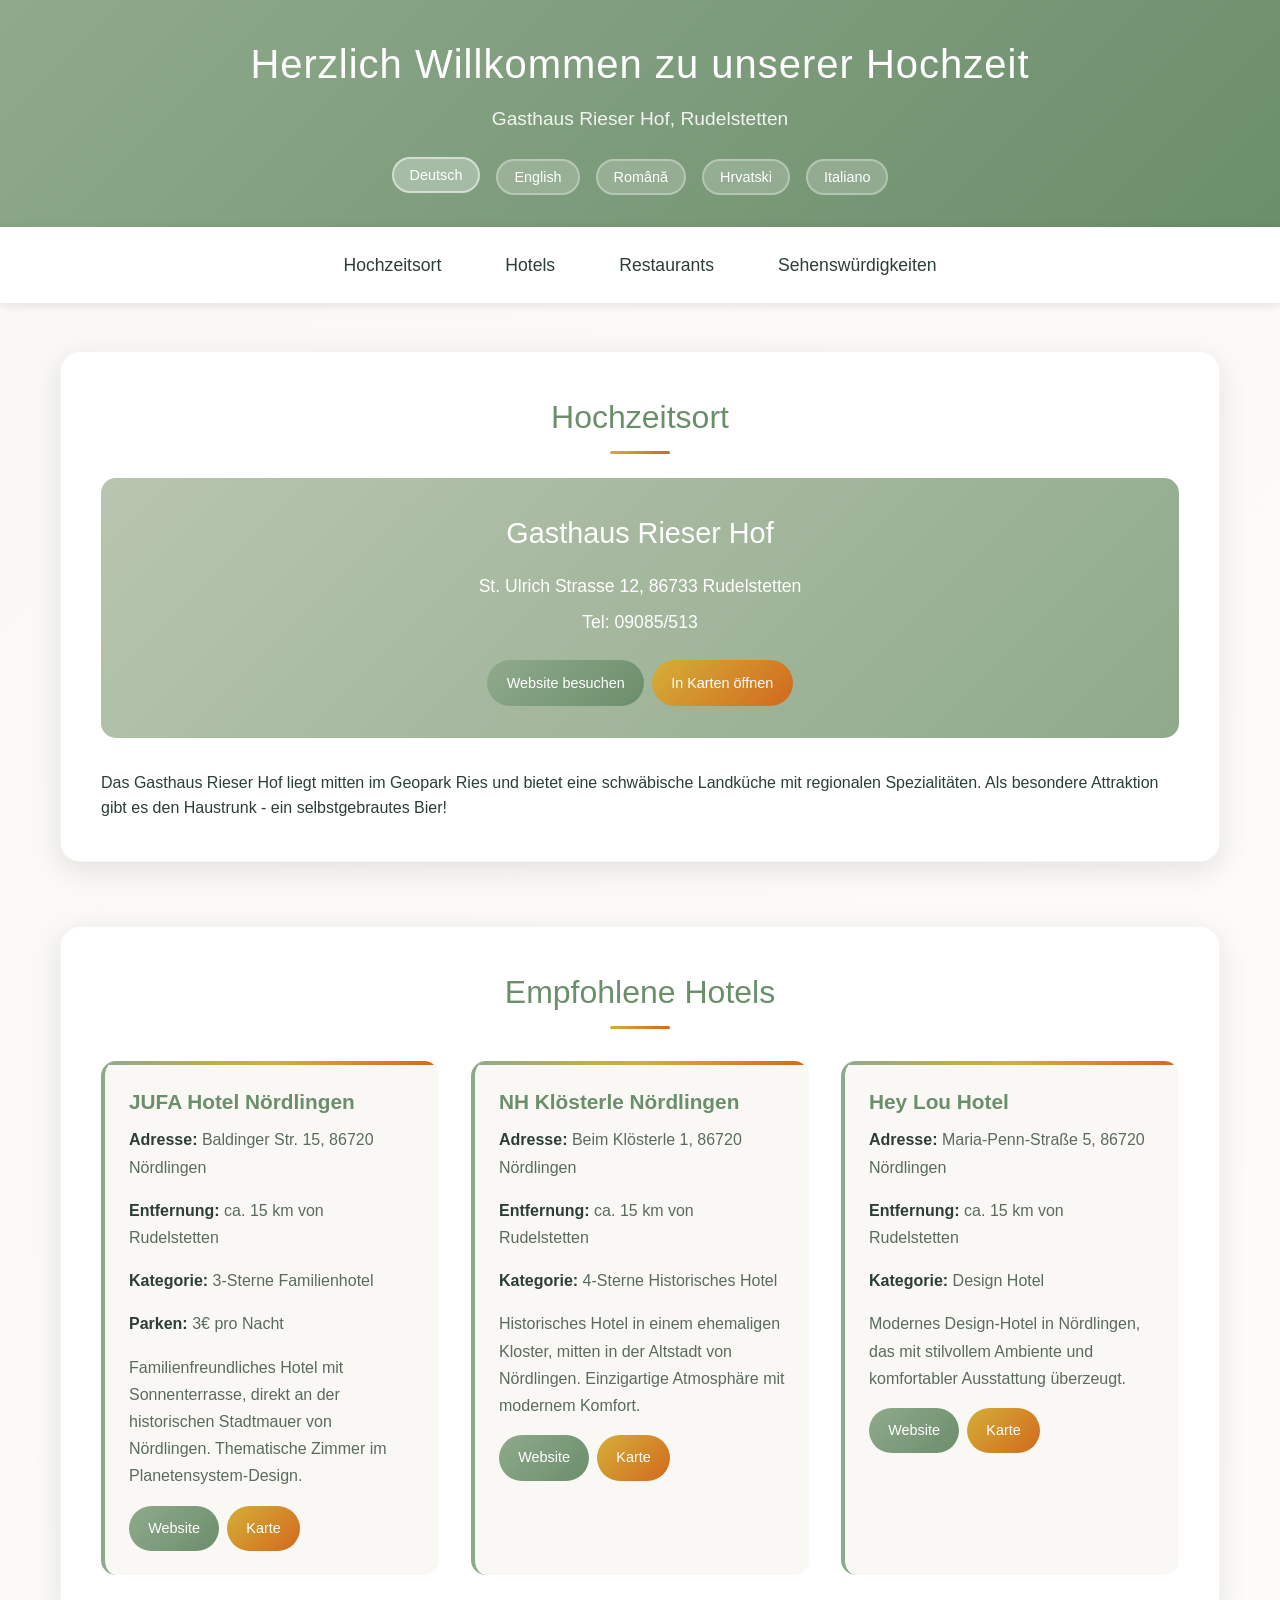
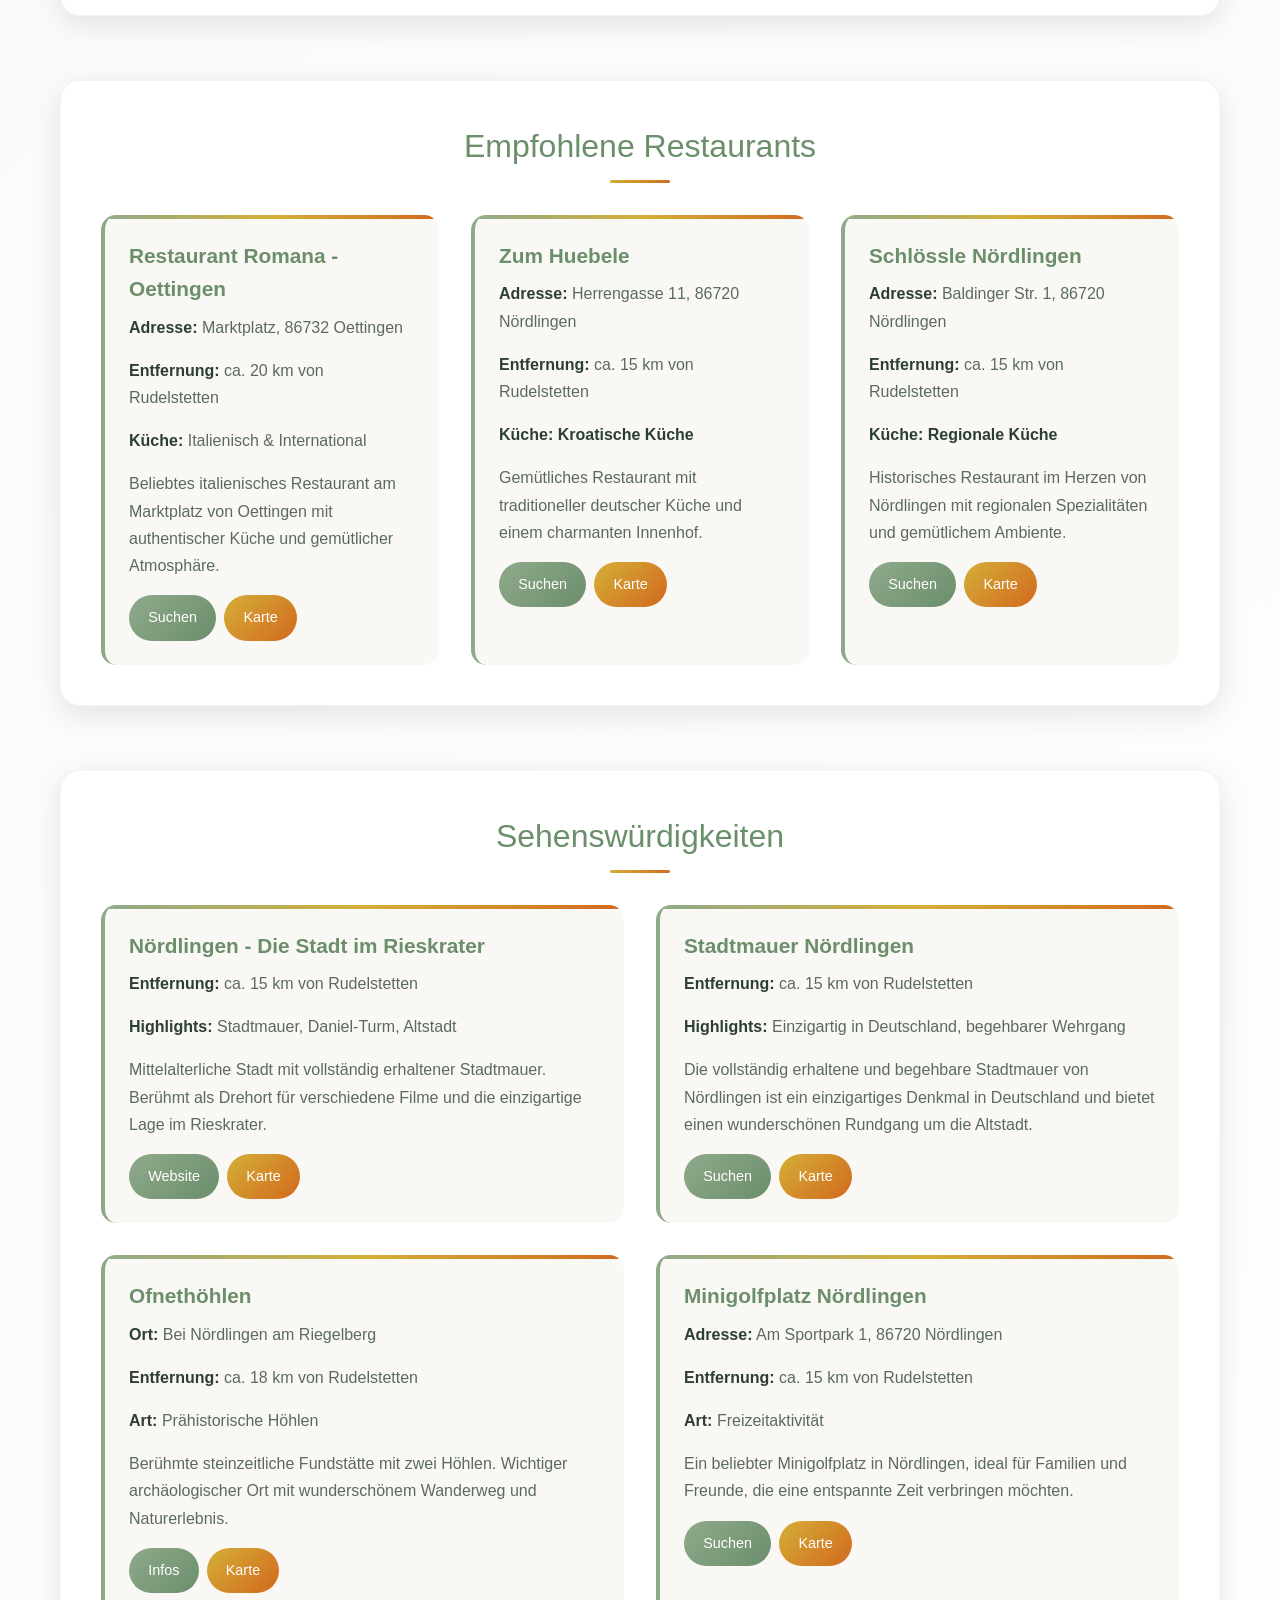
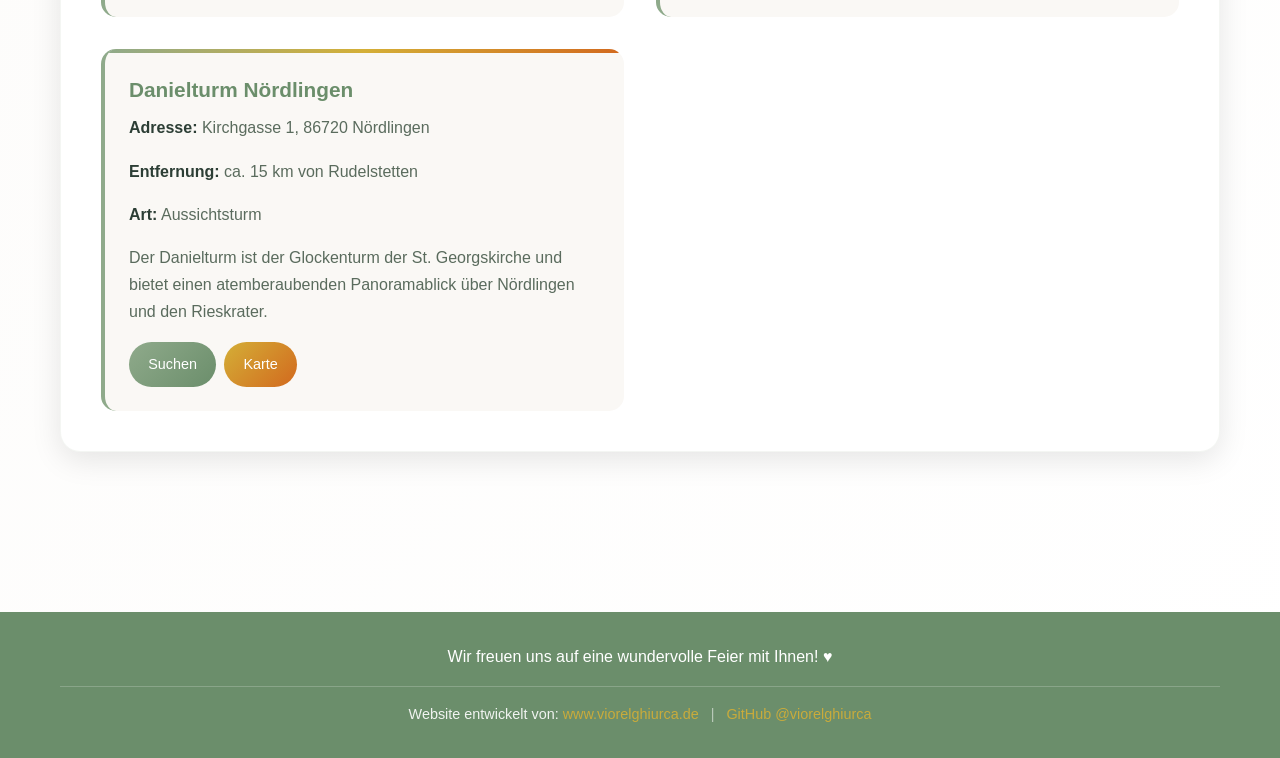
<file: index.html>
<!DOCTYPE html>
<html lang="de">
<head>
    <meta charset="UTF-8">
    <meta name="viewport" content="width=device-width, initial-scale=1.0">
    <title>Hochzeit - Gasthaus Rieser Hof</title>
    <style>
        * {
            margin: 0;
            padding: 0;
            box-sizing: border-box;
        }

        :root {
            --eucalyptus-light: #b8c5b0;
            --eucalyptus-main: #8faa8b;
            --eucalyptus-dark: #6b8e6b;
            --autumn-gold: #d4af37;
            --autumn-orange: #d2691e;
            --autumn-red: #a0522d;
            --white: #ffffff;
            --cream: #faf8f5;
            --text-dark: #2c3e35;
            --text-light: #5a6b5d;
        }

        body {
            font-family: -apple-system, BlinkMacSystemFont, 'Segoe UI', Roboto, 'Helvetica Neue', Arial, sans-serif;
            line-height: 1.6;
            color: var(--text-dark);
            background: linear-gradient(135deg, var(--cream) 0%, var(--white) 100%);
            min-height: 100vh;
        }

        .container {
            max-width: 1200px;
            margin: 0 auto;
            padding: 0 20px;
        }

        /* Header */
        .header {
            background: linear-gradient(135deg, var(--eucalyptus-main) 0%, var(--eucalyptus-dark) 100%);
            color: white;
            padding: 2rem 0;
            text-align: center;
            box-shadow: 0 4px 20px rgba(0,0,0,0.1);
        }

        .header h1 {
            font-size: 2.5rem;
            font-weight: 300;
            margin-bottom: 0.5rem;
            letter-spacing: 1px;
        }

        .header p {
            font-size: 1.2rem;
            opacity: 0.9;
            margin-bottom: 1.5rem;
        }

        /* Language Switcher */
        .language-switcher {
            display: flex;
            justify-content: center;
            gap: 1rem;
            margin-top: 1rem;
            flex-wrap: wrap;
        }

        .lang-btn {
            background: rgba(255,255,255,0.2);
            border: 2px solid rgba(255,255,255,0.3);
            color: white;
            padding: 0.5rem 1rem;
            border-radius: 25px;
            cursor: pointer;
            transition: all 0.3s ease;
            font-size: 0.9rem;
            font-weight: 500;
        }

        .lang-btn:hover,
        .lang-btn.active {
            background: rgba(255,255,255,0.3);
            border-color: rgba(255,255,255,0.5);
            transform: translateY(-2px);
        }

        /* Navigation */
        .nav {
            background: var(--white);
            padding: 1rem 0;
            box-shadow: 0 2px 10px rgba(0,0,0,0.1);
            position: sticky;
            top: 0;
            z-index: 100;
        }

        .nav-menu {
            display: flex;
            justify-content: center;
            gap: 2rem;
            flex-wrap: wrap;
        }

        .nav-link {
            color: var(--text-dark);
            text-decoration: none;
            font-weight: 500;
            padding: 0.5rem 1rem;
            border-radius: 25px;
            transition: all 0.3s ease;
            font-size: 1.1rem;
        }

        .nav-link:hover {
            background: var(--eucalyptus-light);
            color: white;
            transform: translateY(-2px);
        }

        /* Main Content */
        .main {
            padding: 3rem 0;
        }

        .section {
            margin-bottom: 4rem;
            background: var(--white);
            padding: 2.5rem;
            border-radius: 20px;
            box-shadow: 0 8px 30px rgba(0,0,0,0.1);
            border: 1px solid rgba(143, 170, 139, 0.1);
        }

        .section h2 {
            color: var(--eucalyptus-dark);
            font-size: 2rem;
            font-weight: 300;
            margin-bottom: 1.5rem;
            text-align: center;
            position: relative;
        }

        .section h2::after {
            content: '';
            display: block;
            width: 60px;
            height: 3px;
            background: linear-gradient(135deg, var(--autumn-gold), var(--autumn-orange));
            margin: 0.5rem auto;
            border-radius: 2px;
        }

        /* Cards */
        .cards-grid {
            display: grid;
            grid-template-columns: repeat(auto-fit, minmax(300px, 1fr));
            gap: 2rem;
            margin-top: 2rem;
        }

        /* Special layout for attractions section to ensure minigolf and danielturm are side by side */
        #attractions .cards-grid {
            grid-template-columns: repeat(auto-fit, minmax(350px, 1fr));
        }

        /* Ensure last two cards in attractions are always side by side on larger screens */
        @media (min-width: 768px) {
            #attractions .cards-grid {
                grid-template-columns: repeat(auto-fit, minmax(350px, 1fr));
            }
            
            /* Force the last two cards to be side by side */
            #attractions .card:nth-last-child(-n+2) {
                grid-column: span 1;
            }
        }

        .card {
            background: var(--cream);
            border-radius: 15px;
            padding: 1.5rem;
            border-left: 4px solid var(--eucalyptus-main);
            transition: all 0.3s ease;
            position: relative;
            overflow: hidden;
        }

        .card::before {
            content: '';
            position: absolute;
            top: 0;
            left: 0;
            right: 0;
            height: 4px;
            background: linear-gradient(90deg, var(--eucalyptus-main), var(--autumn-gold), var(--autumn-orange));
        }

        .card:hover {
            transform: translateY(-5px);
            box-shadow: 0 15px 40px rgba(0,0,0,0.15);
        }

        .card h3 {
            color: var(--eucalyptus-dark);
            font-size: 1.3rem;
            margin-bottom: 0.5rem;
            font-weight: 600;
        }

        .card p {
            color: var(--text-light);
            margin-bottom: 1rem;
            line-height: 1.7;
        }

        .card-info {
            margin-bottom: 1rem;
        }

        .card-info span {
            font-weight: 600;
            color: var(--text-dark);
        }

        /* Buttons */
        .btn-group {
            display: flex;
            gap: 0.5rem;
            flex-wrap: wrap;
            margin-top: 1rem;
        }

        .btn {
            padding: 0.7rem 1.2rem;
            border: none;
            border-radius: 25px;
            cursor: pointer;
            font-weight: 500;
            text-decoration: none;
            display: inline-flex;
            align-items: center;
            gap: 0.5rem;
            transition: all 0.3s ease;
            font-size: 0.9rem;
        }

        .btn-primary {
            background: linear-gradient(135deg, var(--eucalyptus-main), var(--eucalyptus-dark));
            color: white;
        }

        .btn-secondary {
            background: linear-gradient(135deg, var(--autumn-gold), var(--autumn-orange));
            color: white;
        }

        .btn:hover {
            transform: translateY(-2px);
            box-shadow: 0 8px 20px rgba(0,0,0,0.2);
        }

        /* Location Section */
        .location-info {
            background: linear-gradient(135deg, var(--eucalyptus-light) 0%, var(--eucalyptus-main) 100%);
            color: white;
            padding: 2rem;
            border-radius: 15px;
            text-align: center;
            margin-bottom: 2rem;
        }

        .location-info h3 {
            font-size: 1.8rem;
            margin-bottom: 1rem;
            font-weight: 300;
        }

        .location-info p {
            font-size: 1.1rem;
            margin-bottom: 0.5rem;
        }

        /* Footer */
        .footer {
            background: var(--eucalyptus-dark);
            color: white;
            text-align: center;
            padding: 2rem 0;
            margin-top: 3rem;
        }

        .footer-links {
            margin-top: 1rem;
            padding-top: 1rem;
            border-top: 1px solid rgba(255,255,255,0.2);
        }

        .footer-ad {
            font-size: 0.9rem;
            opacity: 0.9;
            margin: 0;
        }

        .footer-link {
            color: var(--autumn-gold);
            text-decoration: none;
            font-weight: 500;
            transition: all 0.3s ease;
        }

        .footer-link:hover {
            color: white;
            text-decoration: underline;
        }

        .footer-separator {
            margin: 0 0.5rem;
            opacity: 0.6;
        }

        /* Responsive Design */
        @media (max-width: 768px) {
            .header h1 {
                font-size: 2rem;
            }

            .nav-menu {
                gap: 1rem;
            }

            .nav-link {
                font-size: 1rem;
                padding: 0.4rem 0.8rem;
            }

            .section {
                padding: 1.5rem;
                margin-bottom: 2rem;
            }

            .section h2 {
                font-size: 1.5rem;
            }

            .cards-grid {
                grid-template-columns: 1fr;
                gap: 1.5rem;
            }

            .btn-group {
                flex-direction: column;
            }

            .btn {
                justify-content: center;
                width: 100%;
            }
        }

        @media (max-width: 480px) {
            .container {
                padding: 0 15px;
            }

            .language-switcher {
                gap: 0.5rem;
            }

            .lang-btn {
                padding: 0.4rem 0.8rem;
                font-size: 0.8rem;
            }
        }
    </style>
</head>
<body>
    <header class="header">
        <div class="container">
            <h1 data-lang-key="title">Herzlich Willkommen zu unserer Hochzeit</h1>
            <p data-lang-key="subtitle">Gasthaus Rieser Hof, Rudelstetten</p>
            <div class="language-switcher">
                <button class="lang-btn active" onclick="switchLanguage('de')">Deutsch</button>
                <button class="lang-btn" onclick="switchLanguage('en')">English</button>
                <button class="lang-btn" onclick="switchLanguage('ro')">Română</button>
                <button class="lang-btn" onclick="switchLanguage('hr')">Hrvatski</button>
                <button class="lang-btn" onclick="switchLanguage('it')">Italiano</button>
            </div>
        </div>
    </header>

    <nav class="nav">
        <div class="container">
            <div class="nav-menu">
                <a href="#location" class="nav-link" data-lang-key="nav-location">Hochzeitsort</a>
                <a href="#hotels" class="nav-link" data-lang-key="nav-hotels">Hotels</a>
                <a href="#restaurants" class="nav-link" data-lang-key="nav-restaurants">Restaurants</a>
                <a href="#attractions" class="nav-link" data-lang-key="nav-attractions">Sehenswürdigkeiten</a>
            </div>
        </div>
    </nav>

    <main class="main">
        <div class="container">
            <!-- Location Section -->
            <section id="location" class="section">
                <h2 data-lang-key="location-title">Hochzeitsort</h2>
                <div class="location-info">
                    <h3 data-lang-key="venue-name">Gasthaus Rieser Hof</h3>
                    <p data-lang-key="venue-address">St. Ulrich Strasse 12, 86733 Rudelstetten</p>
                    <p data-lang-key="venue-phone">Tel: 09085/513</p>
                    <div class="btn-group" style="justify-content: center; margin-top: 1.5rem;">
                        <a href="https://rieser-hof.de" target="_blank" class="btn btn-primary" data-lang-key="btn-website">Website besuchen</a>
                        <a href="#" onclick="openMaps('Gasthaus Rieser Hof, St. Ulrich Strasse 12, 86733 Rudelstetten')" class="btn btn-secondary" data-lang-key="btn-maps">In Karten öffnen</a>
                    </div>
                </div>
                <p data-lang-key="venue-description">Das Gasthaus Rieser Hof liegt mitten im Geopark Ries und bietet eine schwäbische Landküche mit regionalen Spezialitäten. Als besondere Attraktion gibt es den Haustrunk - ein selbstgebrautes Bier!</p>
            </section>

            <!-- Hotels Section -->
            <section id="hotels" class="section">
                <h2 data-lang-key="hotels-title">Empfohlene Hotels</h2>
                <div class="cards-grid">
                    <div class="card">
                        <h3>JUFA Hotel Nördlingen</h3>
                        <div class="card-info">
                            <p><span data-lang-key="address">Adresse:</span> Baldinger Str. 15, 86720 Nördlingen</p>
                            <p><span data-lang-key="distance">Entfernung:</span> ca. 15 km von Rudelstetten</p>
                            <p><span data-lang-key="category">Kategorie:</span> 3-Sterne Familienhotel</p>
                            <p><span data-lang-key="parking">Parken:</span> 3€ pro Nacht</p>
                        </div>
                        <p data-lang-key="jufa-description">Familienfreundliches Hotel mit Sonnenterrasse, direkt an der historischen Stadtmauer von Nördlingen. Thematische Zimmer im Planetensystem-Design.</p>
                        <div class="btn-group">
                            <a href="https://www.jufahotels.com/en/hotel/noerdlingen/" target="_blank" class="btn btn-primary" data-lang-key="btn-website">Website</a>
                            <a href="#" onclick="openMaps('JUFA Hotel Nördlingen, Baldinger Str. 15, 86720 Nördlingen')" class="btn btn-secondary" data-lang-key="btn-maps">Karte</a>
                        </div>
                    </div>

                    <div class="card">
                        <h3>NH Klösterle Nördlingen</h3>
                        <div class="card-info">
                            <p><span data-lang-key="address">Adresse:</span> Beim Klösterle 1, 86720 Nördlingen</p>
                            <p><span data-lang-key="distance">Entfernung:</span> ca. 15 km von Rudelstetten</p>
                            <p><span data-lang-key="category">Kategorie:</span> 4-Sterne Historisches Hotel</p>
                        </div>
                        <p data-lang-key="nh-description">Historisches Hotel in einem ehemaligen Kloster, mitten in der Altstadt von Nördlingen. Einzigartige Atmosphäre mit modernem Komfort.</p>
                        <div class="btn-group">
                            <a href="https://www.nh-hotels.de" target="_blank" class="btn btn-primary" data-lang-key="btn-website">Website</a>
                            <a href="#" onclick="openMaps('NH Klösterle Nördlingen, Beim Klösterle 1, 86720 Nördlingen')" class="btn btn-secondary" data-lang-key="btn-maps">Karte</a>
                        </div>
                    </div>

                    <div class="card">
                        <h3>Hey Lou Hotel</h3>
                        <div class="card-info">
                            <p><span data-lang-key="address">Adresse:</span> Maria-Penn-Straße 5, 86720 Nördlingen</p>
                            <p><span data-lang-key="distance">Entfernung:</span> ca. 15 km von Rudelstetten</p>
                            <p><span data-lang-key="category">Kategorie:</span> Design Hotel</p>
                        </div>
                        <p data-lang-key="heylou-description">Modernes Design-Hotel in Nördlingen, das mit stilvollem Ambiente und komfortabler Ausstattung überzeugt.</p>
                        <div class="btn-group">
                            <a href="https://heylouhotels.com/" target="_blank" class="btn btn-primary" data-lang-key="btn-website">Website</a>
                            <a href="#" onclick="openMaps('Hey Lou Hotel, Maria-Penn-Straße 5, 86720 Nördlingen')" class="btn btn-secondary" data-lang-key="btn-maps">Karte</a>
                        </div>
                    </div>
                </div>
            </section>

            <!-- Restaurants Section -->
            <section id="restaurants" class="section">
                <h2 data-lang-key="restaurants-title">Empfohlene Restaurants</h2>
                <div class="cards-grid">
                    <div class="card">
                        <h3>Restaurant Romana - Oettingen</h3>
                        <div class="card-info">
                            <p><span data-lang-key="address">Adresse:</span> Marktplatz, 86732 Oettingen</p>
                            <p><span data-lang-key="distance">Entfernung:</span> ca. 20 km von Rudelstetten</p>
                            <p><span data-lang-key="cuisine">Küche:</span> Italienisch & International</p>
                        </div>
                        <p data-lang-key="romana-description">Beliebtes italienisches Restaurant am Marktplatz von Oettingen mit authentischer Küche und gemütlicher Atmosphäre.</p>
                        <div class="btn-group">
                            <a href="#" onclick="event.preventDefault(); searchRestaurant('Restaurant Romana Oettingen')" class="btn btn-primary" data-lang-key="btn-search">Suchen</a>
                            <a href="#" onclick="event.preventDefault(); openMaps('Restaurant Romana, Marktplatz, 86732 Oettingen')" class="btn btn-secondary" data-lang-key="btn-maps">Karte</a>
                        </div>
                    </div>

                    <div class="card">
                        <h3>Zum Huebele</h3>
                        <div class="card-info">
                            <p><span data-lang-key="address">Adresse:</span> Herrengasse 11, 86720 Nördlingen</p>
                            <p><span data-lang-key="distance">Entfernung:</span> ca. 15 km von Rudelstetten</p>
                            <p><span data-lang-key="cuisine">Küche:</span> <span data-lang-key="huebele-cuisine">Kroatische Küche</span></p>
                        </div>
                        <p data-lang-key="huebele-description">Gemütliches Restaurant mit traditioneller deutscher Küche und einem charmanten Innenhof.</p>
                        <div class="btn-group">
                            <a href="#" onclick="event.preventDefault(); searchRestaurant('Zum Huebele Nördlingen')" class="btn btn-primary" data-lang-key="btn-search">Suchen</a>
                            <a href="#" onclick="event.preventDefault(); openMaps('Zum Huebele, Herrengasse 11, 86720 Nördlingen')" class="btn btn-secondary" data-lang-key="btn-maps">Karte</a>
                        </div>
                    </div>

                    <div class="card">
                        <h3>Schlössle Nördlingen</h3>
                        <div class="card-info">
                            <p><span data-lang-key="address">Adresse:</span> Baldinger Str. 1, 86720 Nördlingen</p>
                            <p><span data-lang-key="distance">Entfernung:</span> ca. 15 km von Rudelstetten</p>
                            <p><span data-lang-key="cuisine">Küche:</span> <span data-lang-key="schloessle-cuisine">Regionale Küche</span></p>
                        </div>
                        <p data-lang-key="schloessle-description">Historisches Restaurant im Herzen von Nördlingen mit regionalen Spezialitäten und gemütlichem Ambiente.</p>
                        <div class="btn-group">
                            <a href="#" onclick="event.preventDefault(); searchRestaurant('Schlössle Nördlingen')" class="btn btn-primary" data-lang-key="btn-search">Suchen</a>
                            <a href="#" onclick="event.preventDefault(); openMaps('Schlössle Nördlingen, Baldinger Str. 1, 86720 Nördlingen')" class="btn btn-secondary" data-lang-key="btn-maps">Karte</a>
                        </div>
                    </div>
                </div>
            </section>

            <!-- Attractions Section -->
            <section id="attractions" class="section">
                <h2 data-lang-key="attractions-title">Sehenswürdigkeiten</h2>
                <div class="cards-grid">
                    <div class="card">
                        <h3 data-lang-key="noerdlingen-title">Nördlingen - Die Stadt im Rieskrater</h3>
                        <div class="card-info">
                            <p><span data-lang-key="distance">Entfernung:</span> ca. 15 km von Rudelstetten</p>
                            <p><span data-lang-key="highlights">Highlights:</span> Stadtmauer, Daniel-Turm, Altstadt</p>
                        </div>
                        <p data-lang-key="noerdlingen-description">Mittelalterliche Stadt mit vollständig erhaltener Stadtmauer. Berühmt als Drehort für verschiedene Filme und die einzigartige Lage im Rieskrater.</p>
                        <div class="btn-group">
                            <a href="https://www.noerdlingen.de" target="_blank" class="btn btn-primary" data-lang-key="btn-website">Website</a>
                            <a href="#" onclick="event.preventDefault(); openMaps('Nördlingen Altstadt, 86720 Nördlingen')" class="btn btn-secondary" data-lang-key="btn-maps">Karte</a>
                        </div>
                    </div>

                    <div class="card">
                        <h3 data-lang-key="stadtmauer-title">Stadtmauer Nördlingen</h3>
                        <div class="card-info">
                            <p><span data-lang-key="distance">Entfernung:</span> ca. 15 km von Rudelstetten</p>
                            <p><span data-lang-key="highlights">Highlights:</span> Einzigartig in Deutschland, begehbarer Wehrgang</p>
                        </div>
                        <p data-lang-key="stadtmauer-description">Die vollständig erhaltene und begehbare Stadtmauer von Nördlingen ist ein einzigartiges Denkmal in Deutschland und bietet einen wunderschönen Rundgang um die Altstadt.</p>
                        <div class="btn-group">
                            <a href="#" onclick="event.preventDefault(); searchAttraction('Stadtmauer Nördlingen')" class="btn btn-primary" data-lang-key="btn-search">Suchen</a>
                            <a href="#" onclick="event.preventDefault(); openMaps('Stadtmauer Nördlingen, 86720 Nördlingen')" class="btn btn-secondary" data-lang-key="btn-maps">Karte</a>
                        </div>
                    </div>

                    <div class="card">
                        <h3 data-lang-key="ofnet-title">Ofnethöhlen</h3>
                        <div class="card-info">
                            <p><span data-lang-key="location">Ort:</span> Bei Nördlingen am Riegelberg</p>
                            <p><span data-lang-key="distance">Entfernung:</span> ca. 18 km von Rudelstetten</p>
                            <p><span data-lang-key="type">Art:</span> Prähistorische Höhlen</p>
                        </div>
                        <p data-lang-key="ofnet-description">Berühmte steinzeitliche Fundstätte mit zwei Höhlen. Wichtiger archäologischer Ort mit wunderschönem Wanderweg und Naturerlebnis.</p>
                        <div class="btn-group">
                            <a href="#" onclick="event.preventDefault(); searchAttraction('Ofnethöhlen Nördlingen')" class="btn btn-primary" data-lang-key="btn-info">Infos</a>
                            <a href="#" onclick="event.preventDefault(); openMaps('Ofnethöhlen, Nördlingen')" class="btn btn-secondary" data-lang-key="btn-maps">Karte</a>
                        </div>
                    </div>

                    <div class="card">
                        <h3 data-lang-key="minigolf-title">Minigolfplatz Nördlingen</h3>
                        <div class="card-info">
                            <p><span data-lang-key="address">Adresse:</span> Am Sportpark 1, 86720 Nördlingen</p>
                            <p><span data-lang-key="distance">Entfernung:</span> ca. 15 km von Rudelstetten</p>
                            <p><span data-lang-key="type">Art:</span> Freizeitaktivität</p>
                        </div>
                        <p data-lang-key="minigolf-description">Ein beliebter Minigolfplatz in Nördlingen, ideal für Familien und Freunde, die eine entspannte Zeit verbringen möchten.</p>
                        <div class="btn-group">
                            <a href="#" onclick="event.preventDefault(); searchAttraction('Minigolfplatz Nördlingen')" class="btn btn-primary" data-lang-key="btn-search">Suchen</a>
                            <a href="#" onclick="event.preventDefault(); openMaps('Minigolfplatz Nördlingen, Am Sportpark 1, 86720 Nördlingen')" class="btn btn-secondary" data-lang-key="btn-maps">Karte</a>
                        </div>
                    </div>

                    <div class="card">
                        <h3 data-lang-key="danielturm-title">Danielturm Nördlingen</h3>
                        <div class="card-info">
                            <p><span data-lang-key="address">Adresse:</span> Kirchgasse 1, 86720 Nördlingen</p>
                            <p><span data-lang-key="distance">Entfernung:</span> ca. 15 km von Rudelstetten</p>
                            <p><span data-lang-key="type">Art:</span> Aussichtsturm</p>
                        </div>
                        <p data-lang-key="danielturm-description">Der Danielturm ist der Glockenturm der St. Georgskirche und bietet einen atemberaubenden Panoramablick über Nördlingen und den Rieskrater.</p>
                        <div class="btn-group">
                            <a href="#" onclick="event.preventDefault(); searchAttraction('Danielturm Nördlingen')" class="btn btn-primary" data-lang-key="btn-search">Suchen</a>
                            <a href="#" onclick="event.preventDefault(); openMaps('Danielturm Nördlingen, Kirchgasse 1, 86720 Nördlingen')" class="btn btn-secondary" data-lang-key="btn-maps">Karte</a>
                        </div>
                    </div>
                </div>
            </section>
        </div>
    </main>

    <footer class="footer">
        <div class="container">
            <p data-lang-key="footer-text">Wir freuen uns auf eine wundervolle Feier mit Ihnen! ♥</p>
            <div class="footer-links">
                <p class="footer-ad">
                    <span data-lang-key="footer-ad-text">Website entwickelt von:</span>
                    <a href="https://www.viorelghiurca.de" target="_blank" class="footer-link">www.viorelghiurca.de</a>
                    <span class="footer-separator">|</span>
                    <a href="https://github.com/viorelghiurca" target="_blank" class="footer-link">
                        <span data-lang-key="footer-github">GitHub</span> @viorelghiurca
                    </a>
                </p>
            </div>
        </div>
    </footer>

    <script>
        // Complete translations object for all 5 languages
        const translations = {
            de: {
                'title': 'Herzlich Willkommen zu unserer Hochzeit',
                'subtitle': 'Gasthaus Rieser Hof, Rudelstetten',
                'nav-location': 'Hochzeitsort',
                'nav-hotels': 'Hotels',
                'nav-restaurants': 'Restaurants',
                'nav-attractions': 'Sehenswürdigkeiten',
                'location-title': 'Hochzeitsort',
                'venue-name': 'Gasthaus Rieser Hof',
                'venue-address': 'St. Ulrich Strasse 12, 86733 Rudelstetten',
                'venue-phone': 'Tel: 09085/513',
                'venue-description': 'Das Gasthaus Rieser Hof liegt mitten im Geopark Ries und bietet eine schwäbische Landküche mit regionalen Spezialitäten. Als besondere Attraktion gibt es den Haustrunk - ein selbstgebrautes Bier!',
                'hotels-title': 'Empfohlene Hotels',
                'restaurants-title': 'Empfohlene Restaurants',
                'attractions-title': 'Sehenswürdigkeiten',
                'address': 'Adresse:',
                'distance': 'Entfernung:',
                'category': 'Kategorie:',
                'parking': 'Parken:',
                'cuisine': 'Küche:',
                'location': 'Ort:',
                'type': 'Art:',
                'highlights': 'Highlights:',
                'btn-website': 'Website besuchen',
                'btn-maps': 'In Karten öffnen',
                'btn-search': 'Suchen',
                'btn-info': 'Infos',
                'jufa-description': 'Familienfreundliches Hotel mit Sonnenterrasse, direkt an der historischen Stadtmauer von Nördlingen. Thematische Zimmer im Planetensystem-Design.',
                'nh-description': 'Historisches Hotel in einem ehemaligen Kloster, mitten in der Altstadt von Nördlingen. Einzigartige Atmosphäre mit modernem Komfort.',
                'heylou-description': 'Modernes Design-Hotel in Nördlingen, das mit stilvollem Ambiente und komfortabler Ausstattung überzeugt.',
                'romana-description': 'Beliebtes italienisches Restaurant am Marktplatz von Oettingen mit authentischer Küche und gemütlicher Atmosphäre.',
                'huebele-description': 'Gemütliches Restaurant mit traditioneller deutscher Küche und einem charmanten Innenhof.',
                'huebele-cuisine': 'Kroatische Küche',
                'schloessle-description': 'Historisches Restaurant im Herzen von Nördlingen mit regionalen Spezialitäten und gemütlichem Ambiente.',
                'schloessle-cuisine': 'Regionale Küche',
                'noerdlingen-title': 'Nördlingen - Die Stadt im Rieskrater',
                'noerdlingen-description': 'Mittelalterliche Stadt mit vollständig erhaltener Stadtmauer. Berühmt als Drehort für verschiedene Filme und die einzigartige Lage im Rieskrater.',
                'ofnet-title': 'Ofnethöhlen',
                'ofnet-description': 'Berühmte steinzeitliche Fundstätte mit zwei Höhlen. Wichtiger archäologischer Ort mit wunderschönem Wanderweg und Naturerlebnis.',
                'stadtmauer-title': 'Stadtmauer Nördlingen',
                'stadtmauer-description': 'Die vollständig erhaltene und begehbare Stadtmauer von Nördlingen ist ein einzigartiges Denkmal in Deutschland und bietet einen wunderschönen Rundgang um die Altstadt.',
                
                'minigolf-title': 'Minigolfplatz Nördlingen',
                'minigolf-description': 'Ein beliebter Minigolfplatz in Nördlingen, ideal für Familien und Freunde, die eine entspannte Zeit verbringen möchten.',
                'danielturm-title': 'Danielturm Nördlingen',
                'danielturm-description': 'Der Danielturm ist der Glockenturm der St. Georgskirche und bietet einen atemberaubenden Panoramablick über Nördlingen und den Rieskrater.',
                'footer-text': 'Wir freuen uns auf eine wundervolle Feier mit Ihnen! ♥',
                'footer-ad-text': 'Website entwickelt von:',
                'footer-github': 'GitHub'
            },
            en: {
                'title': 'Welcome to Our Wedding',
                'subtitle': 'Gasthaus Rieser Hof, Rudelstetten',
                'nav-location': 'Wedding Venue',
                'nav-hotels': 'Hotels',
                'nav-restaurants': 'Restaurants',
                'nav-attractions': 'Attractions',
                'location-title': 'Wedding Venue',
                'venue-name': 'Gasthaus Rieser Hof',
                'venue-address': 'St. Ulrich Strasse 12, 86733 Rudelstetten',
                'venue-phone': 'Phone: 09085/513',
                'venue-description': 'The Gasthaus Rieser Hof is located in the heart of the Ries Geopark and offers Swabian regional cuisine with local specialties. A special attraction is the house brew - a self-brewed beer!',
                'hotels-title': 'Recommended Hotels',
                'restaurants-title': 'Recommended Restaurants',
                'attractions-title': 'Attractions',
                'address': 'Address:',
                'distance': 'Distance:',
                'category': 'Category:',
                'parking': 'Parking:',
                'cuisine': 'Cuisine:',
                'location': 'Location:',
                'type': 'Type:',
                'highlights': 'Highlights:',
                'btn-website': 'Visit Website',
                'btn-maps': 'Open in Maps',
                'btn-search': 'Search',
                'btn-info': 'Info',
                'jufa-description': 'Family-friendly hotel with sun terrace, directly at the historic city wall of Nördlingen. Themed rooms in planetary system design.',
                'nh-description': 'Historic hotel in a former monastery, in the heart of Nördlingen\'s old town. Unique atmosphere with modern comfort.',
                'heylou-description': 'Modern design hotel in Nördlingen, convincing with stylish ambience and comfortable furnishings.',
                'romana-description': 'Popular Italian restaurant at the market square of Oettingen with authentic cuisine and cozy atmosphere.',
                'huebele-description': 'Cozy restaurant with traditional German cuisine and a charming courtyard.',
                'huebele-cuisine': 'Croatian Cuisine',
                'schloessle-description': 'Historic restaurant in the heart of Nördlingen with regional specialties and cozy atmosphere.',
                'schloessle-cuisine': 'Regional Cuisine',
                'noerdlingen-title': 'Nördlingen - The City in the Ries Crater',
                'noerdlingen-description': 'Medieval city with completely preserved city wall. Famous as filming location for various movies and the unique location in the Ries crater.',
                'ofnet-title': 'Ofnet Caves',
                'ofnet-description': 'Famous Stone Age archaeological site with two caves. Important archaeological location with beautiful hiking trail and nature experience.',
                'stadtmauer-title': 'Nördlingen City Wall',
                'stadtmauer-description': 'The completely preserved and walkable city wall of Nördlingen is a unique monument in Germany and offers a beautiful circular walk around the old town.',
                
                'minigolf-title': 'Minigolf Course Nördlingen',
                'minigolf-description': 'A popular minigolf course in Nördlingen, ideal for families and friends who want to spend a relaxed time.',
                'danielturm-title': 'Daniel Tower Nördlingen',
                'danielturm-description': 'The Daniel Tower is the bell tower of St. George\'s Church and offers a breathtaking panoramic view over Nördlingen and the Ries crater.',
                'footer-text': 'We look forward to a wonderful celebration with you! ♥',
                'footer-ad-text': 'Website developed by:',
                'footer-github': 'GitHub'
            },
            ro: {
                'title': 'Bun veniți la nunta noastră',
                'subtitle': 'Gasthaus Rieser Hof, Rudelstetten',
                'nav-location': 'Locația nunții',
                'nav-hotels': 'Hoteluri',
                'nav-restaurants': 'Restaurante',
                'nav-attractions': 'Atracții',
                'location-title': 'Locația nunții',
                'venue-name': 'Gasthaus Rieser Hof',
                'venue-address': 'St. Ulrich Strasse 12, 86733 Rudelstetten',
                'venue-phone': 'Telefon: 09085/513',
                'venue-description': 'Gasthaus Rieser Hof se află în inima Geoparcului Ries și oferă bucătărie regională șvabă cu specialități locale. O atracție specială este băutura casei - o bere fabricată propriu!',
                'hotels-title': 'Hoteluri recomandate',
                'restaurants-title': 'Restaurante recomandate',
                'attractions-title': 'Atracții turistice',
                'address': 'Adresă:',
                'distance': 'Distanță:',
                'category': 'Categorie:',
                'parking': 'Parcare:',
                'cuisine': 'Bucătărie:',
                'location': 'Locație:',
                'type': 'Tip:',
                'highlights': 'Puncte de atracție:',
                'btn-website': 'Vizitează site-ul',
                'btn-maps': 'Deschide în hărți',
                'btn-search': 'Caută',
                'btn-info': 'Informații',
                'jufa-description': 'Hotel prietenos cu familiile cu terasă la soare, direct la zidul istoric al orașului Nördlingen. Camere tematice în design de sistem planetar.',
                'nh-description': 'Hotel istoric într-o fostă mănăstire, în inima centrului istoric al orașului Nördlingen. Atmosferă unică cu confort modern.',
                'heylou-description': 'Hotel de design modern în Nördlingen, care convinge prin ambianța sa elegantă și dotările confortabile.',
                'romana-description': 'Restaurant italian popular în piața centrală din Oettingen cu bucătărie autentică și atmosferă confortabilă.',
                'huebele-description': 'Restaurant confortabil cu bucătărie tradițională germană și o curte fermecătoare.',
                'huebele-cuisine': 'Bucătărie croată',
                'schloessle-description': 'Restaurant istoric în inima orașului Nördlingen, cu specialități regionale și o atmosferă confortabilă.',
                'schloessle-cuisine': 'Bucătărie regională',
                'noerdlingen-title': 'Nördlingen - Orașul din craterul Ries',
                'noerdlingen-description': 'Oraș medieval cu zid complet conservat. Faimos ca locație de filmare pentru diverse filme și locația unică în craterul Ries.',
                'ofnet-title': 'Peșterile Ofnet',
                'ofnet-description': 'Famós sit arheologic din Epoca de Piatră cu două peșteri. Locație arheologică importantă cu traseu de drumeție frumos și experiență în natură.',
                'stadtmauer-title': 'Zidul orașului Nördlingen',
                'stadtmauer-description': 'Zidul orașului Nördlingen, complet conservat și accesibil, este un monument unic în Germania și oferă o plimbare frumoasă în jurul orașului vechi.',
                
                'minigolf-title': 'Teren de minigolf Nördlingen',
                'minigolf-description': 'Un teren de minigolf popular în Nördlingen, ideal pentru familii și prieteni care doresc să petreacă un timp relaxant.',
                'danielturm-title': 'Turnul Daniel Nördlingen',
                'danielturm-description': 'Turnul Daniel este clopotnița Bisericii Sf. Gheorghe și oferă o vedere panoramică uimitoare asupra orașului Nördlingen și a craterului Ries.',
                'footer-text': 'Așteptăm cu nerăbdare o celebrare minunată cu voi! ♥',
                'footer-ad-text': 'Website dezvoltat de:',
                'footer-github': 'GitHub'
            },
            hr: {
                'title': 'Dobrodošli na naše vjenčanje',
                'subtitle': 'Gasthaus Rieser Hof, Rudelstetten',
                'nav-location': 'Mjesto vjenčanja',
                'nav-hotels': 'Hoteli',
                'nav-restaurants': 'Restorani',
                'nav-attractions': 'Atrakcije',
                'location-title': 'Mjesto vjenčanja',
                'venue-name': 'Gasthaus Rieser Hof',
                'venue-address': 'St. Ulrich Strasse 12, 86733 Rudelstetten',
                'venue-phone': 'Telefon: 09085/513',
                'venue-description': 'Gasthaus Rieser Hof nalazi se u srcu Ries Geoparka i nudi švapsku regionalnu kuhinju s lokalnim specijalitetima. Posebna atrakcija je kućno piće - domaće pivo!',
                'hotels-title': 'Preporučeni hoteli',
                'restaurants-title': 'Preporučeni restorani',
                'attractions-title': 'Turistične atrakcije',
                'address': 'Adresa:',
                'distance': 'Udaljenost:',
                'category': 'Kategorija:',
                'parking': 'Parkiranje:',
                'cuisine': 'Kuhinja:',
                'location': 'Lokacija:',
                'type': 'Tip:',
                'highlights': 'Naglasci:',
                'btn-website': 'Posjeti web stranicu',
                'btn-maps': 'Otvori u kartama',
                'btn-search': 'Traži',
                'btn-info': 'Informacije',
                'jufa-description': 'Obiteljski hotel s terasom za sunčanje, izravno uz povijesni gradski zid Nördlingena. Tematske sobe u dizajnu planetarnog sustava.',
                'nh-description': 'Povijesni hotel u bivšem samostanu, u srcu starog grada Nördlingena. Jedinstvena atmosfera s modernim komforom.',
                'heylou-description': 'Moderan dizajnerski hotel u Nördlingenu, koji uvjerava stilskim ambijentom i udobnom opremom.',
                'romana-description': 'Popularan talijanski restoran na tržišnom trgu Oettingena s autentičnom kuhinjom i ugodnom atmosferom.',
                'huebele-description': 'Ugodan restoran s tradicionalnom njemačkom kuhinjom i šarmantnim dvorištem.',
                'huebele-cuisine': 'Hrvatska kuhinja',
                'schloessle-description': 'Povijesni restoran u srcu Nördlingena s regionalnim specijalitetima i ugodnom atmosferom.',
                'schloessle-cuisine': 'Regionalna kuhinja',
                'noerdlingen-title': 'Nördlingen - Grad u Ries krateru',
                'noerdlingen-description': 'Srednjovjekovni grad s potpuno sačuvanim gradskim zidom. Poznat kao lokacija snimanja za razne filmove i jedinstven položaj u Ries krateru.',
                'ofnet-title': 'Ofnet špilje',
                'ofnet-description': 'Poznato arheološko nalazište iz kamenog doba s dvije špilje. Važna arheološka lokacija s prekrasnom stazom za pješačenje i prirodnim iskustvom.',
                'stadtmauer-title': 'Gradski zid Nördlingen',
                'stadtmauer-description': 'Potpuno očuvan i prohodan gradski zid Nördlingena jedinstven je spomenik u Njemačkoj i nudi prekrasnu kružnu šetnju oko starog grada.',
                
                'minigolf-title': 'Minigolf teren Nördlingen',
                'minigolf-description': 'Popularan minigolf teren u Nördlingenu, idealan za obitelji i prijatelje koji žele provesti opušteno vrijeme.',
                'danielturm-title': 'Danielov toranj Nördlingen',
                'danielturm-description': 'Danielov toranj je zvonik crkve sv. Jurja i nudi zadivljujući panoramski pogled na Nördlingen i Ries krater.',
                'footer-text': 'Radujemo se divnom slavlju s vama! ♥',
                'footer-ad-text': 'Web stranicu razvio:',
                'footer-github': 'GitHub'
            },
            it: {
                'title': 'Benvenuti al nostro matrimonio',
                'subtitle': 'Gasthaus Rieser Hof, Rudelstetten',
                'nav-location': 'Luogo del matrimonio',
                'nav-hotels': 'Hotel',
                'nav-restaurants': 'Ristoranti',
                'nav-attractions': 'Attrazioni',
                'location-title': 'Luogo del matrimonio',
                'venue-name': 'Gasthaus Rieser Hof',
                'venue-address': 'St. Ulrich Strasse 12, 86733 Rudelstetten',
                'venue-phone': 'Telefono: 09085/513',
                'venue-description': 'Il Gasthaus Rieser Hof si trova nel cuore del Geoparco Ries e offre cucina regionale sveva con specialità locali. Un\'attrazione speciale è la bevanda della casa - una birra prodotta in proprio!',
                'hotels-title': 'Hotel consigliati',
                'restaurants-title': 'Ristoranti consigliati',
                'attractions-title': 'Attrazioni turistiche',
                'address': 'Indirizzo:',
                'distance': 'Distanza:',
                'category': 'Categoria:',
                'parking': 'Parcheggio:',
                'cuisine': 'Cucina:',
                'location': 'Posizione:',
                'type': 'Tipo:',
                'highlights': 'Punti salienti:',
                'btn-website': 'Visita il sito web',
                'btn-maps': 'Apri nelle mappe',
                'btn-search': 'Cerca',
                'btn-info': 'Informazioni',
                'jufa-description': 'Hotel per famiglie con terrazza solarium, direttamente alle mura storiche della città di Nördlingen. Camere tematiche nel design del sistema planetario.',
                'nh-description': 'Hotel storico in un ex monastero, nel cuore del centro storico di Nördlingen. Atmosfera unica con comfort moderno.',
                'heylou-description': 'Moderno hotel di design a Nördlingen, che convince con unatmosfera elegante e arredi confortevoli.',
                'romana-description': 'Popolare ristorante italiano nella piazza del mercato di Oettingen con cucina autentica e atmosfera accogliente.',
                'huebele-description': 'Ristorante accogliente con cucina tradizionale tedesca e un incantevole cortile.',
                'huebele-cuisine': 'Cucina croata',
                'schloessle-description': 'Ristorante storico nel cuore di Nördlingen con specialità regionali e un atmosfera accogliente.',
                'schloessle-cuisine': 'Cucina regionale',
                'noerdlingen-title': 'Nördlingen - La città nel cratere Ries',
                'noerdlingen-description': 'Città medievale con mura completamente conservate. Famosa come location cinematografica per vari film e la posizione unica nel cratere Ries.',
                'ofnet-title': 'Grotte di Ofnet',
                'ofnet-description': 'Famoso sito archeologico dell\'Età della Pietra con due grotte. Importante location archeologica con bellissimo sentiero escursionistico ed esperienza naturale.',
                'stadtmauer-title': 'Mura di Nördlingen',
                'stadtmauer-description': 'Le mura di Nördlingen, completamente conservate e percorribili, sono un monumento unico in Germania e offrono un bellissimo giro intorno al centro storico.',
                
                'minigolf-title': 'Campo da minigolf Nördlingen',
                'minigolf-description': 'Un popolare campo da minigolf a Nördlingen, ideale per famiglie e amici che vogliono trascorrere un momento di relax.',
                'danielturm-title': 'Torre Daniel Nördlingen',
                'danielturm-description': 'La Torre Daniel è il campanile della Chiesa di San Giorgio e offre una vista panoramica mozzafiato su Nördlingen e sul cratere del Ries.',
                'footer-text': 'Non vediamo l\'ora di una celebrazione meravigliosa con voi! ♥',
                'footer-ad-text': 'Sito web sviluppato da:',
                'footer-github': 'GitHub'
            }
        };

        let currentLanguage = 'de';

        function switchLanguage(lang) {
            currentLanguage = lang;
            
            // Update active button
            document.querySelectorAll('.lang-btn').forEach(btn => {
                btn.classList.remove('active');
            });
            event.target.classList.add('active');

            // Update all translatable elements
            document.querySelectorAll('[data-lang-key]').forEach(element => {
                const key = element.getAttribute('data-lang-key');
                if (translations[lang] && translations[lang][key]) {
                    element.textContent = translations[lang][key];
                }
            });
        }

        function openMaps(address) {
            // Detect user agent for mobile vs desktop
            const isMobile = /Android|webOS|iPhone|iPad|iPod|BlackBerry|IEMobile|Opera Mini/i.test(navigator.userAgent);
            
            if (isMobile) {
                // Try Apple Maps first on iOS, Google Maps on Android
                const isIOS = /iPad|iPhone|iPod/.test(navigator.userAgent);
                if (isIOS) {
                    window.open(`maps://maps.apple.com/?q=${encodeURIComponent(address)}&dirflg=d`, '_blank');
                } else {
                    window.open(`https://maps.google.com/maps?q=${encodeURIComponent(address)}&navigate=yes`, '_blank');
                }
            } else {
                // Desktop - open Google Maps
                window.open(`https://maps.google.com/maps?q=${encodeURIComponent(address)}`, '_blank');
            }
        }

        function searchHotel(hotelName) {
            window.open(`https://www.google.com/search?q=${encodeURIComponent(hotelName + ' booking hotel')}`, '_blank');
        }

        function searchRestaurant(restaurantName) {
            window.open(`https://www.google.com/search?q=${encodeURIComponent(restaurantName)}`, '_blank');
        }

        function searchAttraction(attractionName) {
            window.open(`https://www.google.com/search?q=${encodeURIComponent(attractionName + ' information')}`, '_blank');
        }

        // Smooth scrolling for navigation links
        document.querySelectorAll('.nav-link').forEach(link => {
            link.addEventListener('click', function(e) {
                e.preventDefault();
                const targetId = this.getAttribute('href').substring(1);
                const targetElement = document.getElementById(targetId);
                if (targetElement) {
                    targetElement.scrollIntoView({
                        behavior: 'smooth',
                        block: 'start'
                    });
                }
            });
        });

        // Add fade-in animation on scroll
        const observerOptions = {
            threshold: 0.1,
            rootMargin: '0px 0px -50px 0px'
        };

        const observer = new IntersectionObserver((entries) => {
            entries.forEach(entry => {
                if (entry.isIntersecting) {
                    entry.target.style.opacity = '1';
                    entry.target.style.transform = 'translateY(0)';
                }
            });
        }, observerOptions);

        // Initialize animations and smooth scrolling when page loads
        document.addEventListener('DOMContentLoaded', () => {
            // Set up fade-in animations
            const elementsToAnimate = document.querySelectorAll('.card, .section');
            elementsToAnimate.forEach(el => {
                el.style.opacity = '0';
                el.style.transform = 'translateY(20px)';
                el.style.transition = 'opacity 0.6s ease, transform 0.6s ease';
                observer.observe(el);
            });
        });
    </script>
</body>
</html>
</file>
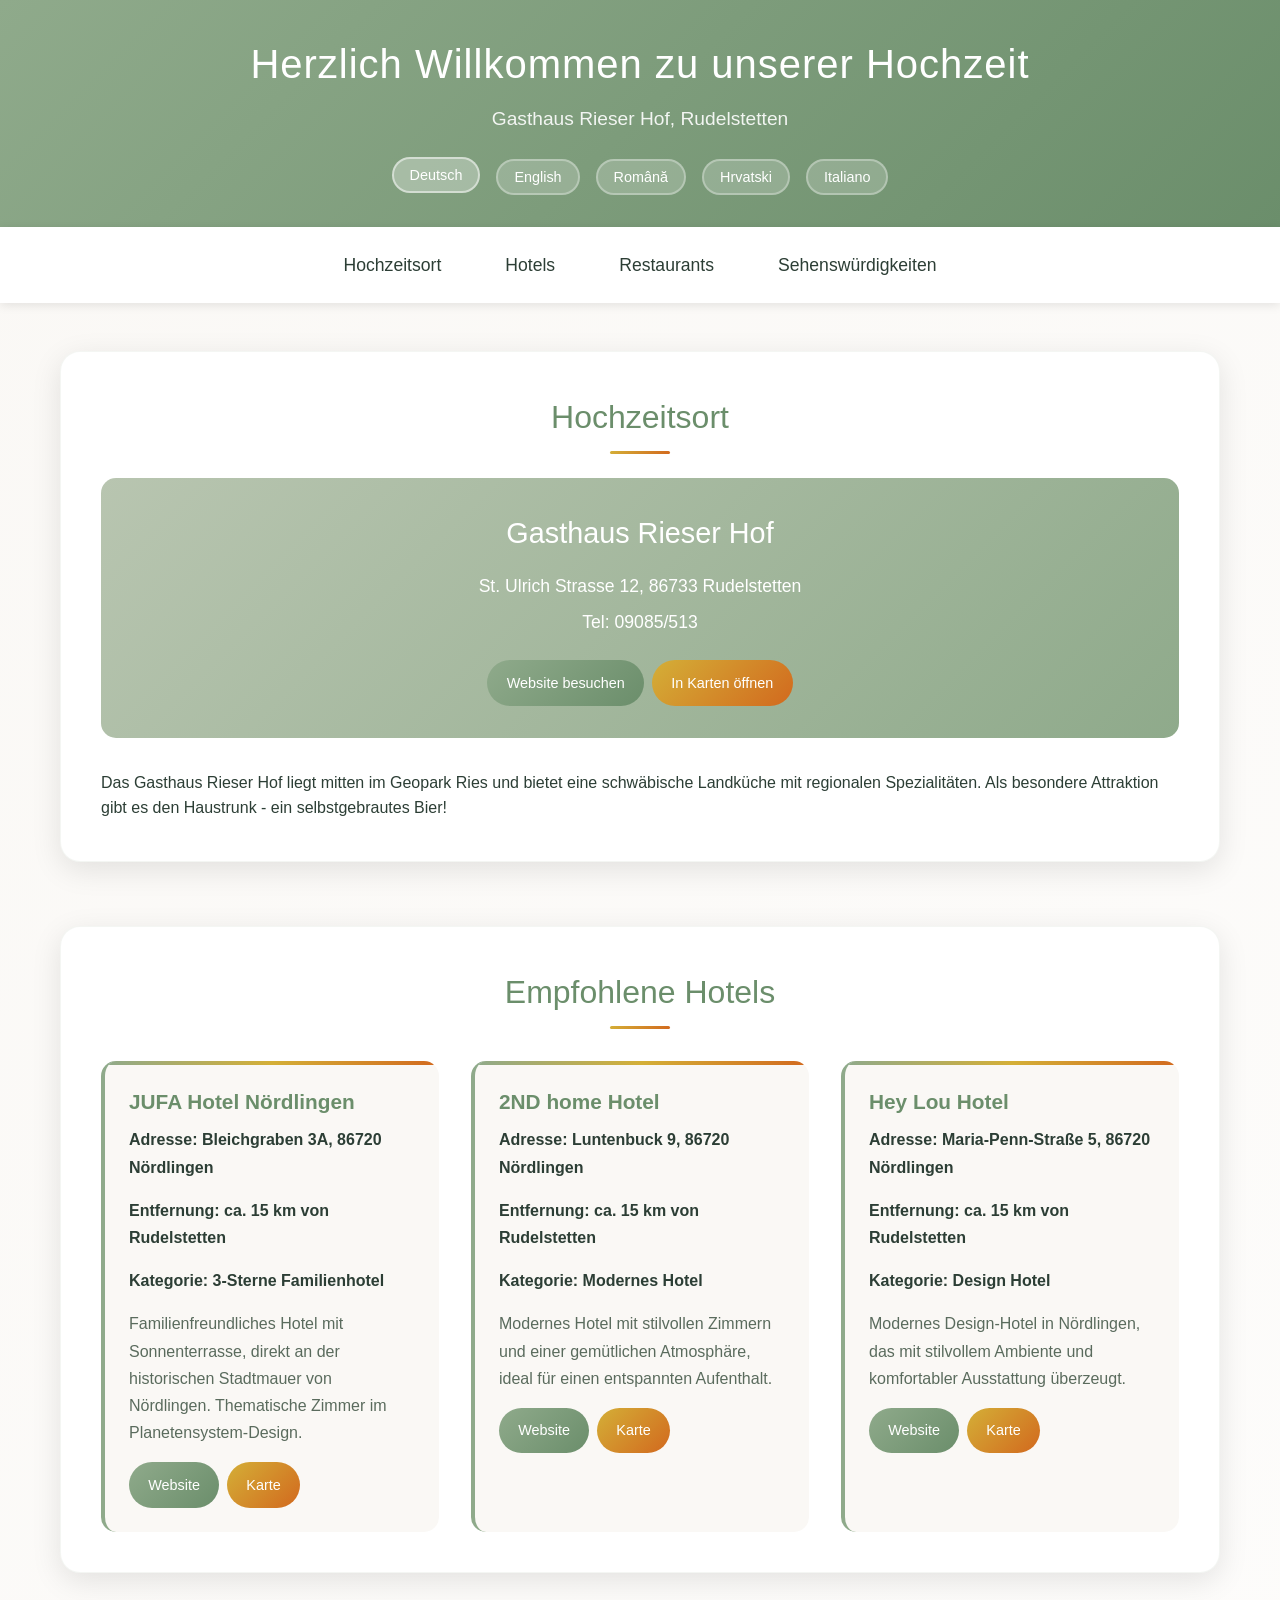
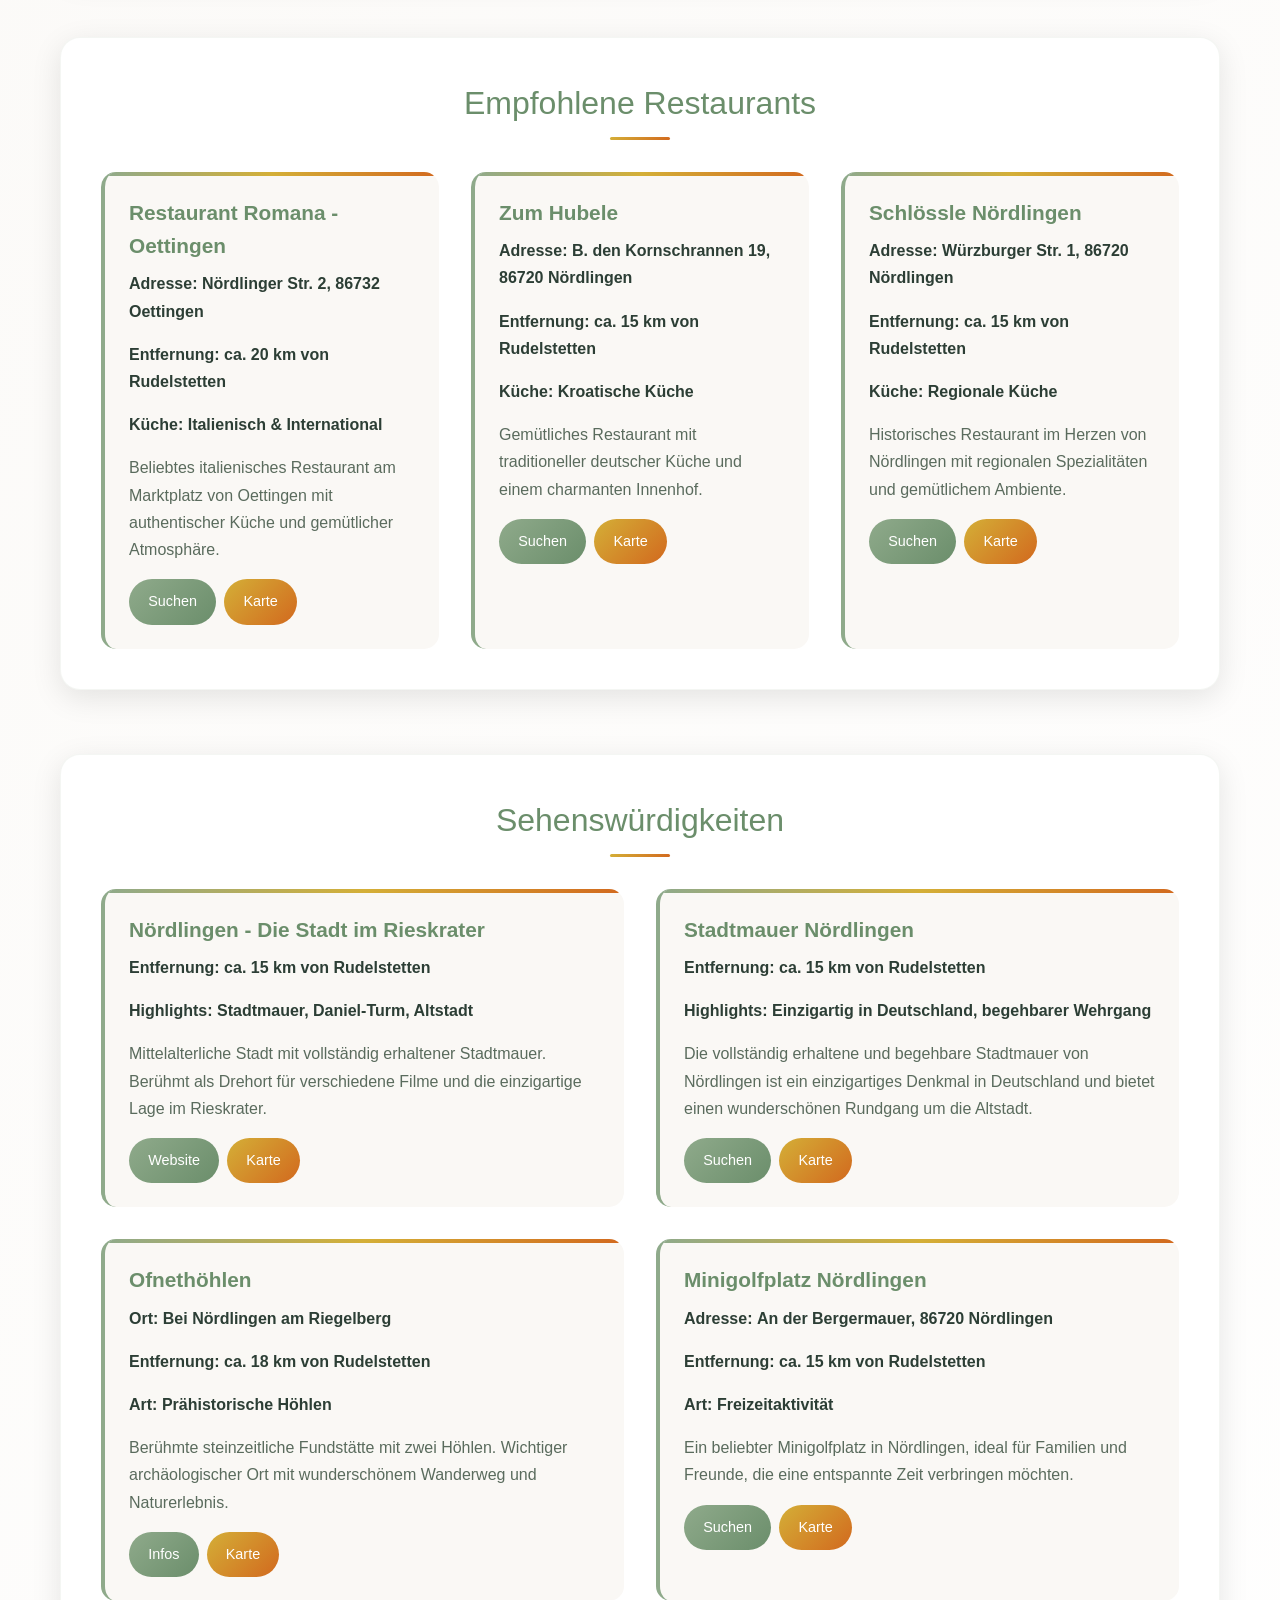
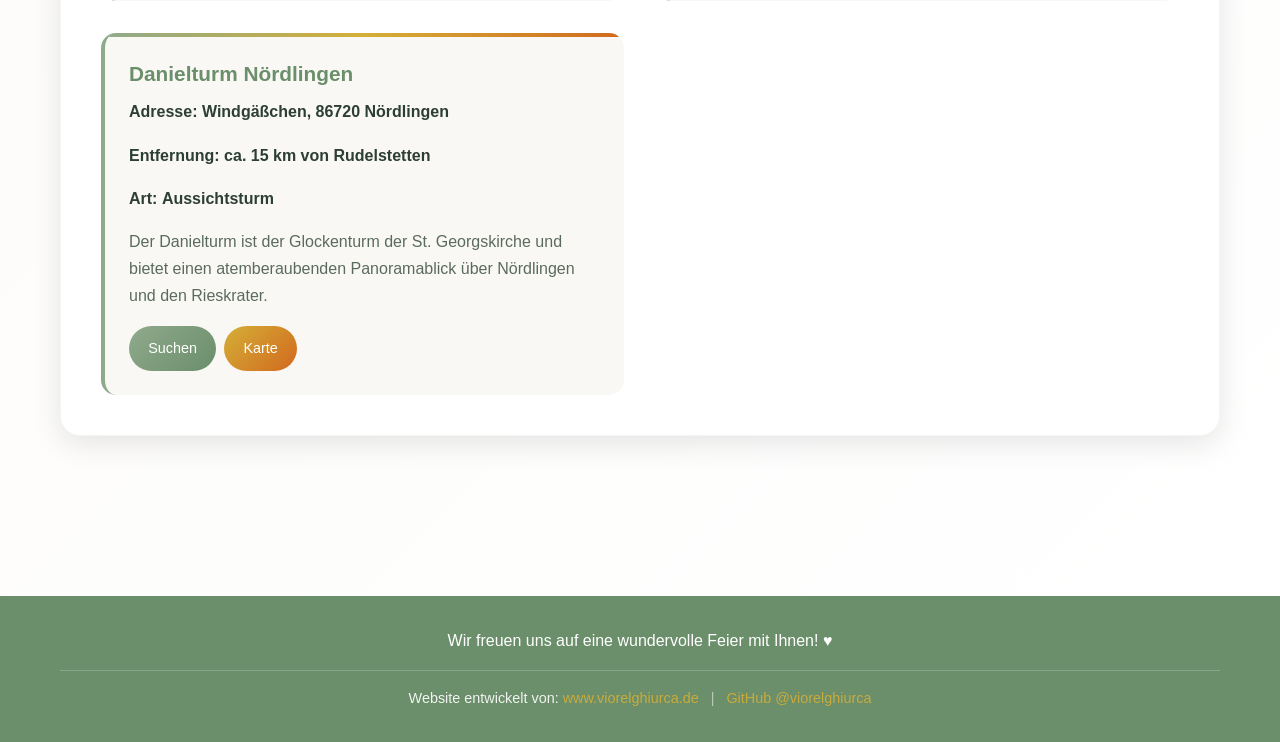
<file: docs/index.html>
<!DOCTYPE html>
<html lang="de">
<head>
    <meta charset="UTF-8">
    <meta name="viewport" content="width=device-width, initial-scale=1.0">
    <title>Hochzeit - Gasthaus Rieser Hof</title>
    <link rel="stylesheet" href="styles.css">
</head>
<body>
    <header class="header">
        <div class="container">
            <h1 data-lang-key="title">Herzlich Willkommen zu unserer Hochzeit</h1>
            <p data-lang-key="subtitle">Gasthaus Rieser Hof, Rudelstetten</p>
            <div class="language-switcher">
                <button class="lang-btn active" data-lang="de">Deutsch</button>
                <button class="lang-btn" data-lang="en">English</button>
                <button class="lang-btn" data-lang="ro">Română</button>
                <button class="lang-btn" data-lang="hr">Hrvatski</button>
                <button class="lang-btn" data-lang="it">Italiano</button>
            </div>
        </div>
    </header>

    <nav class="nav">
        <div class="container">
            <div class="nav-menu">
                <a href="#location" class="nav-link" data-lang-key="nav-location">Hochzeitsort</a>
                <a href="#hotels" class="nav-link" data-lang-key="nav-hotels">Hotels</a>
                <a href="#restaurants" class="nav-link" data-lang-key="nav-restaurants">Restaurants</a>
                <a href="#attractions" class="nav-link" data-lang-key="nav-attractions">Sehenswürdigkeiten</a>
            </div>
        </div>
    </nav>

    <main class="main">
        <div class="container">
            <!-- Location Section -->
            <section id="location" class="section">
                <h2 data-lang-key="location-title">Hochzeitsort</h2>
                <div class="location-info">
                    <h3 data-lang-key="venue-name">Gasthaus Rieser Hof</h3>
                    <p data-lang-key="venue-address">St. Ulrich Strasse 12, 86733 Rudelstetten</p>
                    <p data-lang-key="venue-phone">Tel: 09085/513</p>
                    <div class="btn-group" style="justify-content: center; margin-top: 1.5rem;">
                        <a href="https://rieser-hof.de" target="_blank" class="btn btn-primary" data-lang-key="btn-website">Website besuchen</a>
                        <a href="#" onclick="openMaps('Gasthaus Rieser Hof, St. Ulrich Strasse 12, 86733 Rudelstetten')" class="btn btn-secondary" data-lang-key="btn-maps">In Karten öffnen</a>
                    </div>
                </div>
                <p data-lang-key="venue-description">Das Gasthaus Rieser Hof liegt mitten im Geopark Ries und bietet eine schwäbische Landküche mit regionalen Spezialitäten. Als besondere Attraktion gibt es den Haustrunk - ein selbstgebrautes Bier!</p>
            </section>

            <!-- Hotels Section -->
            <section id="hotels" class="section">
                <h2 data-lang-key="hotels-title">Empfohlene Hotels</h2>
                <div class="cards-grid">
                    <div class="card">
                        <h3 data-lang-key="jufa-name">JUFA Hotel Nördlingen</h3>
                        <div class="card-info">
                            <p><span data-lang-key="address">Adresse:</span> <span data-lang-key="jufa-address">Bleichgraben 3A, 86720 Nördlingen</span></p>
                            <p><span data-lang-key="distance">Entfernung:</span> <span data-lang-key="jufa-distance">ca. 15 km von Rudelstetten</span></p>
                            <p><span data-lang-key="category">Kategorie:</span> <span data-lang-key="jufa-category">3-Sterne Familienhotel</span></p>
                        </div>
                        <p data-lang-key="jufa-description">Familienfreundliches Hotel mit Sonnenterrasse, direkt an der historischen Stadtmauer von Nördlingen. Thematische Zimmer im Planetensystem-Design.</p>
                        <div class="btn-group">
                            <a href="https://www.jufahotels.com/en/hotel/noerdlingen/" target="_blank" class="btn btn-primary" data-lang-key="btn-website">Website</a>
                            <a href="#" onclick="openMaps('JUFA Hotel Nördlingen, Bleichgraben 3A, 86720 Nördlingen')" class="btn btn-secondary" data-lang-key="btn-maps">Karte</a>
                        </div>
                    </div>

                    <div class="card">
                        <h3 data-lang-key="2nd-home-name">2ND home Hotel</h3>
                        <div class="card-info">
                            <p><span data-lang-key="address">Adresse:</span> <span data-lang-key="2nd-home-address">Luntenbuck 9, 86720 Nördlingen</span></p>
                            <p><span data-lang-key="distance">Entfernung:</span> <span data-lang-key="2nd-home-distance">ca. 15 km von Rudelstetten</span></p>
                            <p><span data-lang-key="category">Kategorie:</span> <span data-lang-key="2nd-home-category">Modernes Hotel</span></p>
                        </div>
                        <p data-lang-key="2nd-home-description">Modernes Hotel mit stilvollen Zimmern und einer gemütlichen Atmosphäre, ideal für einen entspannten Aufenthalt.</p>
                        <div class="btn-group">
                            <a href="https://2ndhomehotel.de/" target="_blank" class="btn btn-primary" data-lang-key="btn-website">Website</a>
                            <a href="#" onclick="openMaps('2ND home Hotel, Luntenbuck 9, 86720 Nördlingen')" class="btn btn-secondary" data-lang-key="btn-maps">Karte</a>
                        </div>
                    </div>

                    <div class="card">
                        <h3>Hey Lou Hotel</h3>
                        <div class="card-info">
                            <p><span data-lang-key="address">Adresse:</span> <span data-lang-key="heylou-address">Maria-Penn-Straße 5, 86720 Nördlingen</span></p>
                            <p><span data-lang-key="distance">Entfernung:</span> <span data-lang-key="heylou-distance">ca. 15 km von Rudelstetten</span></p>
                            <p><span data-lang-key="category">Kategorie:</span> <span data-lang-key="heylou-category">Design Hotel</span></p>
                        </div>
                        <p data-lang-key="heylou-description">Modernes Design-Hotel in Nördlingen, das mit stilvollem Ambiente und komfortabler Ausstattung überzeugt.</p>
                        <div class="btn-group">
                            <a href="https://heylouhotels.com/" target="_blank" class="btn btn-primary" data-lang-key="btn-website">Website</a>
                            <a href="#" onclick="openMaps('Hey Lou Hotel, Maria-Penn-Straße 5, 86720 Nördlingen')" class="btn btn-secondary" data-lang-key="btn-maps">Karte</a>
                        </div>
                    </div>
                </div>
            </section>

            <!-- Restaurants Section -->
            <section id="restaurants" class="section">
                <h2 data-lang-key="restaurants-title">Empfohlene Restaurants</h2>
                <div class="cards-grid">
                    <div class="card">
                        <h3>Restaurant Romana - Oettingen</h3>
                        <div class="card-info">
                            <p><span data-lang-key="address">Adresse:</span> <span data-lang-key="romana-address">Nördlinger Str. 2, 86732 Oettingen</span></p>
                            <p><span data-lang-key="distance">Entfernung:</span> <span data-lang-key="romana-distance">ca. 20 km von Rudelstetten</span></p>
                            <p><span data-lang-key="cuisine">Küche:</span> <span data-lang-key="romana-cuisine">Italienisch & International</span></p>
                        </div>
                        <p data-lang-key="romana-description">Beliebtes italienisches Restaurant am Marktplatz von Oettingen mit authentischer Küche und gemütlicher Atmosphäre.</p>
                        <div class="btn-group">
                            <a href="#" onclick="event.preventDefault(); searchRestaurant('Restaurant Romana Oettingen')" class="btn btn-primary" data-lang-key="btn-search">Suchen</a>
                            <a href="#" onclick="event.preventDefault(); openMaps('Restaurant Romana Oettingen, Nördlinger Str. 2, 86732 Oettingen')" class="btn btn-secondary" data-lang-key="btn-maps">Karte</a>
                        </div>
                    </div>

                    <div class="card">
                        <h3>Zum Hubele</h3>
                        <div class="card-info">
                            <p><span data-lang-key="address">Adresse:</span> <span data-lang-key="huebele-address">B. den Kornschrannen 19, 86720 Nördlingen</span></p>
                            <p><span data-lang-key="distance">Entfernung:</span> <span data-lang-key="huebele-distance">ca. 15 km von Rudelstetten</span></p>
                            <p><span data-lang-key="cuisine">Küche:</span> <span data-lang-key="huebele-cuisine">Kroatische Küche</span></p>
                        </div>
                        <p data-lang-key="huebele-description">Gemütliches Restaurant mit traditioneller deutscher Küche und einem charmanten Innenhof.</p>
                        <div class="btn-group">
                            <a href="#" onclick="event.preventDefault(); searchRestaurant('Zum Huebele Nördlingen')" class="btn btn-primary" data-lang-key="btn-search">Suchen</a>
                            <a href="#" onclick="event.preventDefault(); openMaps('Zum Huebele, B. den Kornschrannen 19, 86720 Nördlingen')" class="btn btn-secondary" data-lang-key="btn-maps">Karte</a>
                        </div>
                    </div>

                    <div class="card">
                        <h3>Schlössle Nördlingen</h3>
                        <div class="card-info">
                            <p><span data-lang-key="address">Adresse:</span> <span data-lang-key="schloessle-address">Würzburger Str. 1, 86720 Nördlingen</span></p>
                            <p><span data-lang-key="distance">Entfernung:</span> <span data-lang-key="schloessle-distance">ca. 15 km von Rudelstetten</span></p>
                            <p><span data-lang-key="cuisine">Küche:</span> <span data-lang-key="schloessle-cuisine">Regionale Küche</span></p>
                        </div>
                        <p data-lang-key="schloessle-description">Historisches Restaurant im Herzen von Nördlingen mit regionalen Spezialitäten und gemütlichem Ambiente.</p>
                        <div class="btn-group">
                            <a href="#" onclick="event.preventDefault(); searchRestaurant('Schlössle Nördlingen')" class="btn btn-primary" data-lang-key="btn-search">Suchen</a>
                            <a href="#" onclick="event.preventDefault(); openMaps('Schlössle Nördlingen, Würzburger Str. 1, 86720 Nördlingen')" class="btn btn-secondary" data-lang-key="btn-maps">Karte</a>
                        </div>
                    </div>
                </div>
            </section>

            <!-- Attractions Section -->
            <section id="attractions" class="section">
                <h2 data-lang-key="attractions-title">Sehenswürdigkeiten</h2>
                <div class="cards-grid">
                    <div class="card">
                        <h3 data-lang-key="noerdlingen-title">Nördlingen - Die Stadt im Rieskrater</h3>
                        <div class="card-info">
                            <p><span data-lang-key="distance">Entfernung:</span> <span data-lang-key="noerdlingen-distance">ca. 15 km von Rudelstetten</span></p>
                            <p><span data-lang-key="highlights">Highlights:</span> <span data-lang-key="noerdlingen-highlights">Stadtmauer, Daniel-Turm, Altstadt</span></p>
                        </div>
                        <p data-lang-key="noerdlingen-description">Mittelalterliche Stadt mit vollständig erhaltener Stadtmauer. Berühmt als Drehort für verschiedene Filme und die einzigartige Lage im Rieskrater.</p>
                        <div class="btn-group">
                            <a href="https://www.noerdlingen.de" target="_blank" class="btn btn-primary" data-lang-key="btn-website">Website</a>
                            <a href="#" onclick="event.preventDefault(); openMaps('Nördlingen Altstadt, 86720 Nördlingen')" class="btn btn-secondary" data-lang-key="btn-maps">Karte</a>
                        </div>
                    </div>

                    <div class="card">
                        <h3 data-lang-key="stadtmauer-title">Stadtmauer Nördlingen</h3>
                        <div class="card-info">
                            <p><span data-lang-key="distance">Entfernung:</span> <span data-lang-key="stadtmauer-distance">ca. 15 km von Rudelstetten</span></p>
                            <p><span data-lang-key="highlights">Highlights:</span> <span data-lang-key="stadtmauer-highlights">Einzigartig in Deutschland, begehbarer Wehrgang</span></p>
                        </div>
                        <p data-lang-key="stadtmauer-description">Die vollständig erhaltene und begehbare Stadtmauer von Nördlingen ist ein einzigartiges Denkmal in Deutschland und bietet einen wunderschönen Rundgang um die Altstadt.</p>
                        <div class="btn-group">
                            <a href="#" onclick="event.preventDefault(); searchAttraction('Stadtmauer Nördlingen')" class="btn btn-primary" data-lang-key="btn-search">Suchen</a>
                            <a href="#" onclick="event.preventDefault(); openMaps('Stadtmauer Nördlingen, 86720 Nördlingen')" class="btn btn-secondary" data-lang-key="btn-maps">Karte</a>
                        </div>
                    </div>

                    <div class="card">
                        <h3 data-lang-key="ofnet-title">Ofnethöhlen</h3>
                        <div class="card-info">
                            <p><span data-lang-key="location">Ort:</span> <span data-lang-key="ofnet-location">Bei Nördlingen am Riegelberg</span></p>
                            <p><span data-lang-key="distance">Entfernung:</span> <span data-lang-key="ofnet-distance">ca. 18 km von Rudelstetten</span></p>
                            <p><span data-lang-key="type">Art:</span> <span data-lang-key="ofnet-type">Prähistorische Höhlen</span></p>
                        </div>
                        <p data-lang-key="ofnet-description">Berühmte steinzeitliche Fundstätte mit zwei Höhlen. Wichtiger archäologischer Ort mit wunderschönem Wanderweg und Naturerlebnis.</p>
                        <div class="btn-group">
                            <a href="#" onclick="event.preventDefault(); searchAttraction('Ofnethöhlen Nördlingen')" class="btn btn-primary" data-lang-key="btn-info">Infos</a>
                            <a href="#" onclick="event.preventDefault(); openMaps('Ofnethöhlen')" class="btn btn-secondary" data-lang-key="btn-maps">Karte</a>
                        </div>
                    </div>

                    <div class="card">
                        <h3 data-lang-key="minigolf-title">Minigolfplatz Nördlingen</h3>
                        <div class="card-info">
                            <p><span data-lang-key="address">Adresse:</span> <span data-lang-key="minigolf-address">An der Bergermauer, 86720 Nördlingen</span></p>
                            <p><span data-lang-key="distance">Entfernung:</span> <span data-lang-key="minigolf-distance">ca. 15 km von Rudelstetten</span></p>
                            <p><span data-lang-key="type">Art:</span> <span data-lang-key="minigolf-type">Freizeitaktivität</span></p>
                        </div>
                        <p data-lang-key="minigolf-description">Ein beliebter Minigolfplatz in Nördlingen, ideal für Familien und Freunde, die eine entspannte Zeit verbringen möchten.</p>
                        <div class="btn-group">
                            <a href="#" onclick="event.preventDefault(); searchAttraction('Minigolfplatz Nördlingen')" class="btn btn-primary" data-lang-key="btn-search">Suchen</a>
                            <a href="#" onclick="event.preventDefault(); openMaps('Minigolfplatz Nördlingen, An der Bergermauer, 86720 Nördlingen')" class="btn btn-secondary" data-lang-key="btn-maps">Karte</a>
                        </div>
                    </div>

                    <div class="card">
                        <h3 data-lang-key="danielturm-title">Danielturm Nördlingen</h3>
                        <div class="card-info">
                            <p><span data-lang-key="address">Adresse:</span> <span data-lang-key="danielturm-address">Windgäßchen, 86720 Nördlingen</span></p>
                            <p><span data-lang-key="distance">Entfernung:</span> <span data-lang-key="danielturm-distance">ca. 15 km von Rudelstetten</span></p>
                            <p><span data-lang-key="type">Art:</span> <span data-lang-key="danielturm-type">Aussichtsturm</span></p>
                        </div>
                        <p data-lang-key="danielturm-description">Der Danielturm ist der Glockenturm der St. Georgskirche und bietet einen atemberaubenden Panoramablick über Nördlingen und den Rieskrater.</p>
                        <div class="btn-group">
                            <a href="#" onclick="event.preventDefault(); searchAttraction('Danielturm Nördlingen')" class="btn btn-primary" data-lang-key="btn-search">Suchen</a>
                            <a href="#" onclick="event.preventDefault(); openMaps('Danielturm Nördlingen, 86720 Nördlingen')" class="btn btn-secondary" data-lang-key="btn-maps">Karte</a>
                        </div>
                    </div>
                </div>
            </section>
        </div>
    </main>

    <footer class="footer">
        <div class="container">
            <p data-lang-key="footer-text">Wir freuen uns auf eine wundervolle Feier mit Ihnen! ♥</p>
            <div class="footer-links">
                <p class="footer-ad">
                    <span data-lang-key="footer-ad-text">Website entwickelt von:</span>
                    <a href="https://www.viorelghiurca.de" target="_blank" class="footer-link">www.viorelghiurca.de</a>
                    <span class="footer-separator">|</span>
                    <a href="https://github.com/viorelghiurca" target="_blank" class="footer-link">
                        <span data-lang-key="footer-github">GitHub</span> @viorelghiurca
                    </a>
                </p>
            </div>
        </div>
    </footer>

    <script src="translations.js"></script>
    <script src="script.js"></script>
</body>
</html>
</file>
<file: docs/styles.css>
/* Reset and Base Styles */
* {
    margin: 0;
    padding: 0;
    box-sizing: border-box;
}

:root {
    --eucalyptus-light: #b8c5b0;
    --eucalyptus-main: #8faa8b;
    --eucalyptus-dark: #6b8e6b;
    --autumn-gold: #d4af37;
    --autumn-orange: #d2691e;
    --autumn-red: #a0522d;
    --white: #ffffff;
    --cream: #faf8f5;
    --text-dark: #2c3e35;
    --text-light: #5a6b5d;
}

body {
    font-family: -apple-system, BlinkMacSystemFont, 'Segoe UI', Roboto, 'Helvetica Neue', Arial, sans-serif;
    line-height: 1.6;
    color: var(--text-dark);
    background: linear-gradient(135deg, var(--cream) 0%, var(--white) 100%);
    min-height: 100vh;
}

.container {
    max-width: 1200px;
    margin: 0 auto;
    padding: 0 20px;
}

/* Header */
.header {
    background: linear-gradient(135deg, var(--eucalyptus-main) 0%, var(--eucalyptus-dark) 100%);
    color: white;
    padding: 2rem 0;
    text-align: center;
    box-shadow: 0 4px 20px rgba(0,0,0,0.1);
}

.header h1 {
    font-size: 2.5rem;
    font-weight: 300;
    margin-bottom: 0.5rem;
    letter-spacing: 1px;
}

.header p {
    font-size: 1.2rem;
    opacity: 0.9;
    margin-bottom: 1.5rem;
}

/* Language Switcher */
.language-switcher {
    display: flex;
    justify-content: center;
    gap: 1rem;
    margin-top: 1rem;
    flex-wrap: wrap;
}

.lang-btn {
    background: rgba(255,255,255,0.2);
    border: 2px solid rgba(255,255,255,0.3);
    color: white;
    padding: 0.5rem 1rem;
    border-radius: 25px;
    cursor: pointer;
    transition: all 0.3s ease;
    font-size: 0.9rem;
    font-weight: 500;
}

.lang-btn:hover,
.lang-btn.active {
    background: rgba(255,255,255,0.3);
    border-color: rgba(255,255,255,0.5);
    transform: translateY(-2px);
}

/* Navigation */
.nav {
    background: var(--white);
    padding: 1rem 0;
    box-shadow: 0 2px 10px rgba(0,0,0,0.1);
    position: sticky;
    top: 0;
    z-index: 100;
}

.nav-menu {
    display: flex;
    justify-content: center;
    gap: 2rem;
    flex-wrap: wrap;
}

.nav-link {
    color: var(--text-dark);
    text-decoration: none;
    font-weight: 500;
    padding: 0.5rem 1rem;
    border-radius: 25px;
    transition: all 0.3s ease;
    font-size: 1.1rem;
}

.nav-link:hover {
    background: var(--eucalyptus-light);
    color: white;
    transform: translateY(-2px);
}

/* Main Content */
.main {
    padding: 3rem 0;
}

.section {
    margin-bottom: 4rem;
    background: var(--white);
    padding: 2.5rem;
    border-radius: 20px;
    box-shadow: 0 8px 30px rgba(0,0,0,0.1);
    border: 1px solid rgba(143, 170, 139, 0.1);
}

.section h2 {
    color: var(--eucalyptus-dark);
    font-size: 2rem;
    font-weight: 300;
    margin-bottom: 1.5rem;
    text-align: center;
    position: relative;
}

.section h2::after {
    content: '';
    display: block;
    width: 60px;
    height: 3px;
    background: linear-gradient(135deg, var(--autumn-gold), var(--autumn-orange));
    margin: 0.5rem auto;
    border-radius: 2px;
}

/* Cards */
.cards-grid {
    display: grid;
    grid-template-columns: repeat(auto-fit, minmax(300px, 1fr));
    gap: 2rem;
    margin-top: 2rem;
}

/* Special layout for attractions section */
#attractions .cards-grid {
    grid-template-columns: repeat(auto-fit, minmax(350px, 1fr));
}

@media (min-width: 768px) {
    #attractions .cards-grid {
        grid-template-columns: repeat(auto-fit, minmax(350px, 1fr));
    }
    
    #attractions .card:nth-last-child(-n+2) {
        grid-column: span 1;
    }
}

.card {
    background: var(--cream);
    border-radius: 15px;
    padding: 1.5rem;
    border-left: 4px solid var(--eucalyptus-main);
    transition: all 0.3s ease;
    position: relative;
    overflow: hidden;
}

.card::before {
    content: '';
    position: absolute;
    top: 0;
    left: 0;
    right: 0;
    height: 4px;
    background: linear-gradient(90deg, var(--eucalyptus-main), var(--autumn-gold), var(--autumn-orange));
}

.card:hover {
    transform: translateY(-5px);
    box-shadow: 0 15px 40px rgba(0,0,0,0.15);
}

.card h3 {
    color: var(--eucalyptus-dark);
    font-size: 1.3rem;
    margin-bottom: 0.5rem;
    font-weight: 600;
}

.card p {
    color: var(--text-light);
    margin-bottom: 1rem;
    line-height: 1.7;
}

.card-info {
    margin-bottom: 1rem;
}

.card-info span {
    font-weight: 600;
    color: var(--text-dark);
}

/* Buttons */
.btn-group {
    display: flex;
    gap: 0.5rem;
    flex-wrap: wrap;
    margin-top: 1rem;
}

.btn {
    padding: 0.7rem 1.2rem;
    border: none;
    border-radius: 25px;
    cursor: pointer;
    font-weight: 500;
    text-decoration: none;
    display: inline-flex;
    align-items: center;
    gap: 0.5rem;
    transition: all 0.3s ease;
    font-size: 0.9rem;
}

.btn-primary {
    background: linear-gradient(135deg, var(--eucalyptus-main), var(--eucalyptus-dark));
    color: white;
}

.btn-secondary {
    background: linear-gradient(135deg, var(--autumn-gold), var(--autumn-orange));
    color: white;
}

.btn:hover {
    transform: translateY(-2px);
    box-shadow: 0 8px 20px rgba(0,0,0,0.2);
}

/* Location Section */
.location-info {
    background: linear-gradient(135deg, var(--eucalyptus-light) 0%, var(--eucalyptus-main) 100%);
    color: white;
    padding: 2rem;
    border-radius: 15px;
    text-align: center;
    margin-bottom: 2rem;
}

.location-info h3 {
    font-size: 1.8rem;
    margin-bottom: 1rem;
    font-weight: 300;
}

.location-info p {
    font-size: 1.1rem;
    margin-bottom: 0.5rem;
}

/* Footer */
.footer {
    background: var(--eucalyptus-dark);
    color: white;
    text-align: center;
    padding: 2rem 0;
    margin-top: 3rem;
}

.footer-links {
    margin-top: 1rem;
    padding-top: 1rem;
    border-top: 1px solid rgba(255,255,255,0.2);
}

.footer-ad {
    font-size: 0.9rem;
    opacity: 0.9;
    margin: 0;
}

.footer-link {
    color: var(--autumn-gold);
    text-decoration: none;
    font-weight: 500;
    transition: all 0.3s ease;
}

.footer-link:hover {
    color: white;
    text-decoration: underline;
}

.footer-separator {
    margin: 0 0.5rem;
    opacity: 0.6;
}

/* Responsive Design */
@media (max-width: 768px) {
    .header h1 {
        font-size: 2rem;
    }

    .nav-menu {
        gap: 1rem;
    }

    .nav-link {
        font-size: 1rem;
        padding: 0.4rem 0.8rem;
    }

    .section {
        padding: 1.5rem;
        margin-bottom: 2rem;
    }

    .section h2 {
        font-size: 1.5rem;
    }

    .cards-grid {
        grid-template-columns: 1fr;
        gap: 1.5rem;
    }

    .btn-group {
        flex-direction: column;
    }

    .btn {
        justify-content: center;
        width: 100%;
    }
}

@media (max-width: 480px) {
    .container {
        padding: 0 15px;
    }

    .language-switcher {
        gap: 0.5rem;
    }

    .lang-btn {
        padding: 0.4rem 0.8rem;
        font-size: 0.8rem;
    }
}
</file>
